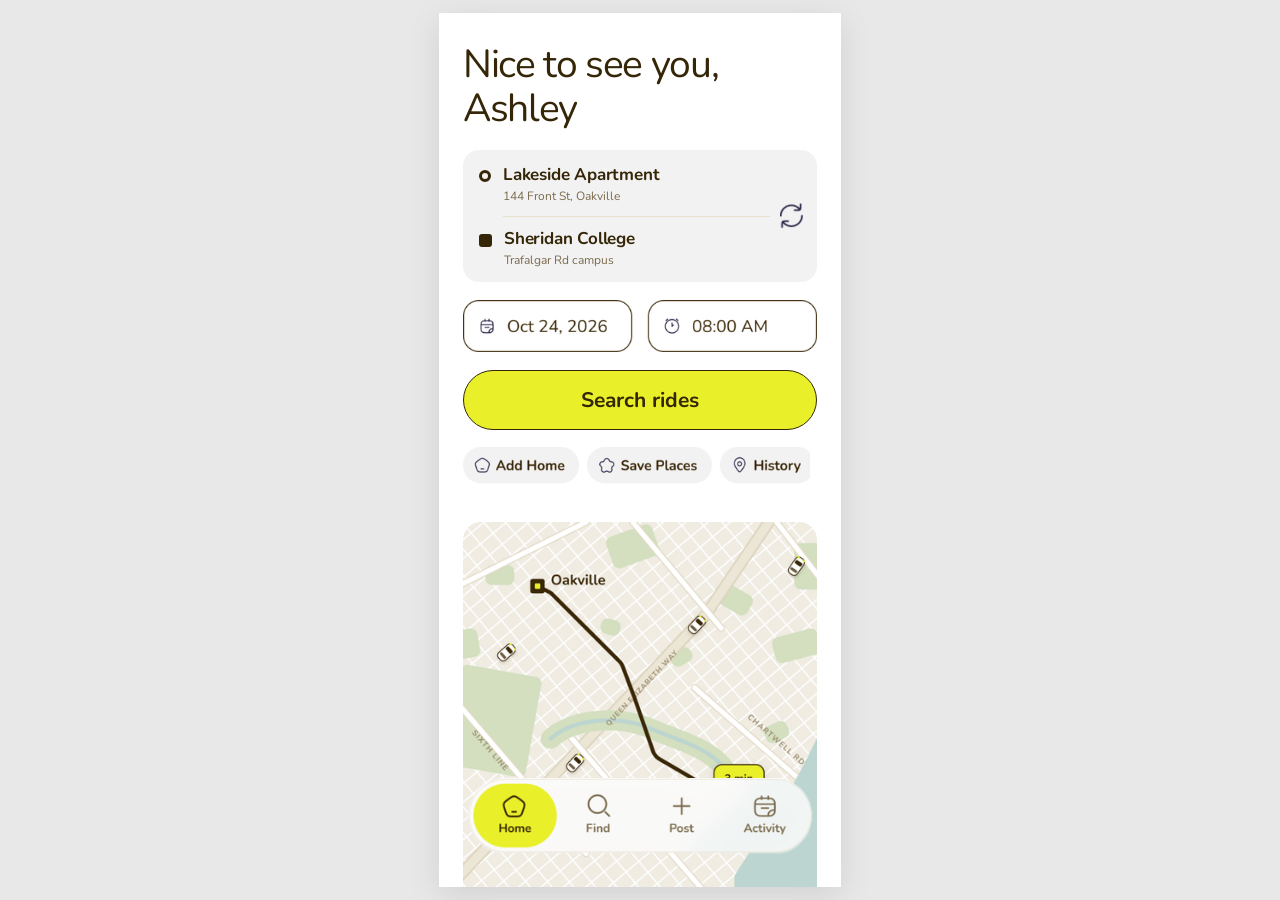
<file: HTML/index.html>
<!DOCTYPE html>
<html lang="en">
    <head>
        <meta charset="utf-8"/>
        <meta content="width=device-width, initial-scale=1.0" name="viewport"/>
        <title>Home</title>
        <link href="../CSS/style.css" rel="stylesheet"/>
        <script defer="" src="../JS/script.js"></script>
    </head>
    <body class="is-home">
        <div class="app-shell">
            <main class="home-page title" id="app-content">
                <h1 >Nice to see you,<br/>Ashley</h1>
                <section class="home-card">
                    <div class="row">
                        <span class="start"></span>
                        <div class="text">
                            <h2 class="fw700">Lakeside Apartment</h2>
                            <p>144 Front St, Oakville</p>
                        </div>
                    </div>
                    <div class="separator"></div>
                    <img class="decoration" src="../assets/change.png"/>
                    <div class="row">
                        <span class="end"></span>
                        <div class="text">
                            <h2 class="fw700">Sheridan College</h2>
                            <p>Trafalgar Rd campus</p>
                        </div>
                    </div>
                </section>
                <img class="date" src="../assets/date.png"/>
                <button class="search button" id="search-rides" type="button">Search rides</button>
                <img class="quick-actions" src="../assets/add home.png"/>
                <div label="Map preview" class="map">
                    <img class="map" src="../assets/map.png"/>
                </div>
            </main>

            <nav label="Main navigation" class="floating-nav">
                <img src="../assets/menu.png"/>
                <a label="Home" class="home-link" href="index.html"></a>
                <a label="Find rides" class="find-link" href="search.html"></a>
                <a label="Post a ride" class="post-link" href="post.html"></a>
                
            </nav>
        </div>
    </body>
</html>
</file>
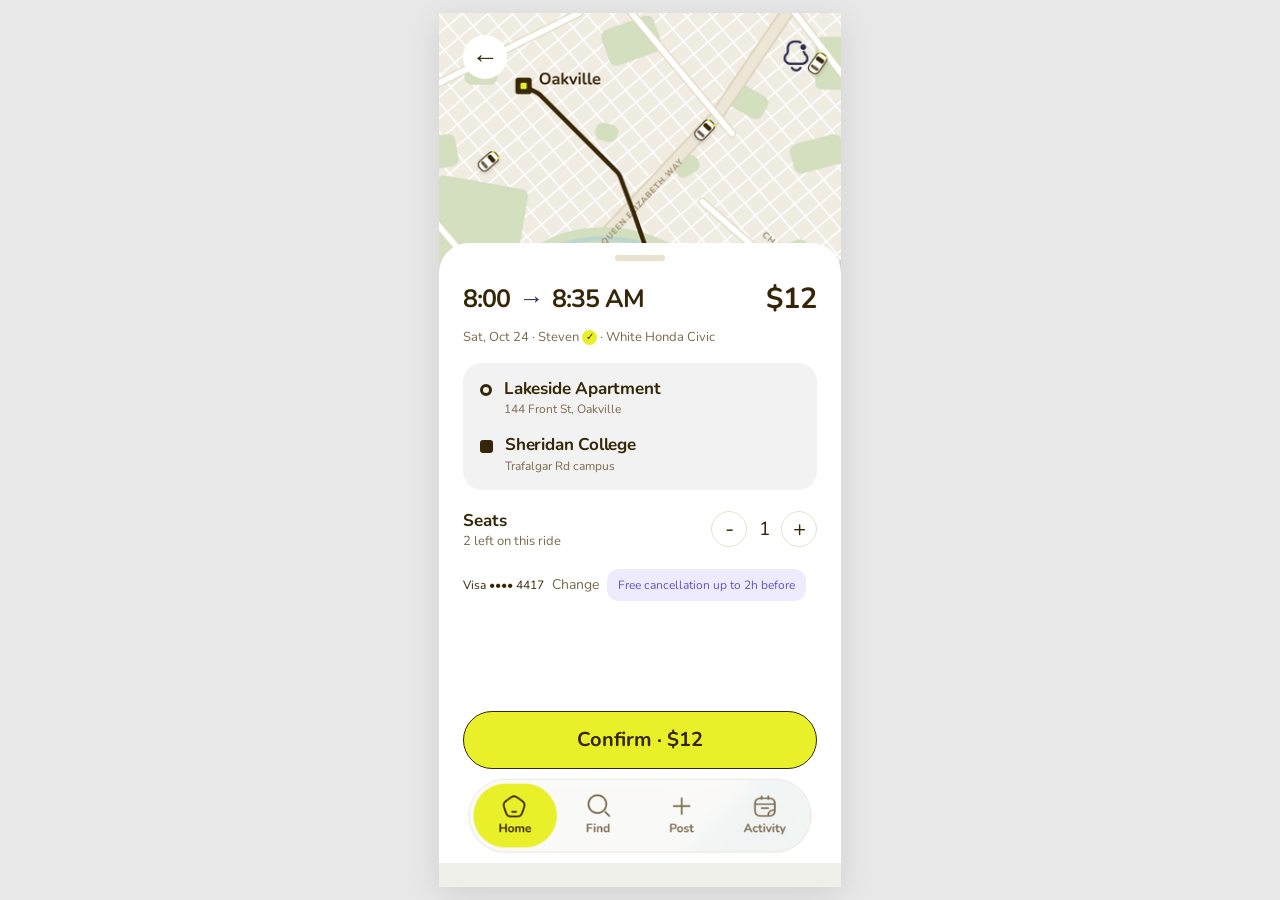
<file: HTML/confirm.html>
<!DOCTYPE html>
<html lang="en">
    <head>
        <meta charset="utf-8"/>
        <meta content="width=device-width, initial-scale=1.0" name="viewport"/>
        <title>Confirm trip</title>
        <link href="../CSS/style.css" rel="stylesheet"/>
        <script defer="" src="../JS/script.js"></script>
    </head>
    <body class="is-confirm">
        <div class="app-shell">
            <main class="confirm-page" id="app-content">
                <header class="confirm-header">
                    <a label="Go back" class="arrow1" href="search.html">←</a>
                    <img  class="bell" src="../assets/bell.png"/>
                </header>

                <section class="confirm-sheet">
                    <div class="sheet-handle"></div>
                    <div class="trip-heading">
                        <h1 class="fw700">8:00 <span class="trip-arrow">→</span> 8:35 AM</h1>
                        <strong class="trip-total">$12</strong>
                    </div>
                    <p class="trip-details">Sat, Oct 24 · Steven <span class="verified">✓</span> · White Honda Civic</p>
                    <section class="card1">
                        <div class="row">
                            <span class="start"></span>
                            <div class="text">
                                <h2 class="fw700">Lakeside Apartment</h2>
                                <p>144 Front St, Oakville</p>
                            </div>
                        </div>
                        <div class="row">
                            <span class="end"></span>
                            <div class="text">
                                <h2 class="fw700">Sheridan College</h2>
                                <p>Trafalgar Rd campus</p>
                            </div>
                        </div>
                    </section>
                    <div class="seats-row">
                        <div class="seats-text">
                            <h2 class="fw700">Seats</h2>
                            <p>2 left on this ride</p>
                        </div>
                        <div class="seat-counter">
                            <button label="Decrease seats" class="seat-circle" type="button">-</button>
                            <span class="seat-number">1</span>
                            <button label="Increase seats" class="seat-circle" type="button">+</button>
                        </div>
                    </div>
                    <div class="payment-row">
                        <span class="payment-card">Visa •••• 4417</span>
                        <span class="payment-change">Change</span>
                        <span class="cancel-pill">Free cancellation up to 2h before</span>
                    </div>
                    <button class="confirm-button" id="confirm-trip">Confirm · $12</button>
                </section>
            </main>

            <nav label="Main navigation" class="floating-nav">
                <img src="../assets/menu.png"/>
                <a label="Home" class="home-link" href="index.html"></a>
                <a label="Find rides" class="find-link" href="search.html"></a>
                <a label="Post a ride" class="post-link" href="post.html"></a>
                
            </nav>
        </div>
    </body>
</html>
</file>
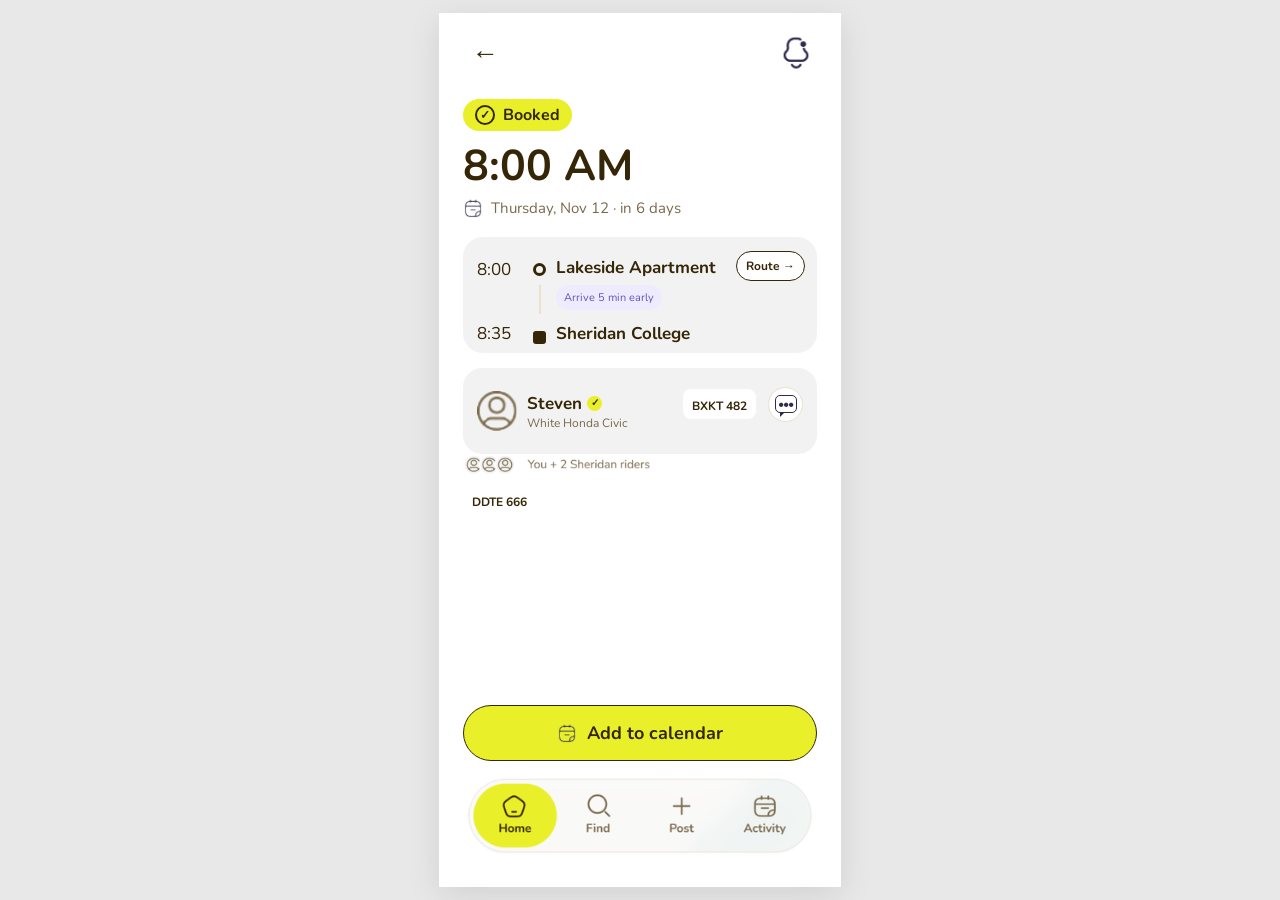
<file: HTML/details.html>
<!DOCTYPE html>
<html lang="en">
    <head>
        <meta charset="utf-8"/>
        <meta content="width=device-width, initial-scale=1.0" name="viewport"/>
        <title>Booking details</title>
        <link href="../CSS/style.css" rel="stylesheet"/>
        <script defer="" src="../JS/script.js"></script>
    </head>
    <body class="is-details">
        <div class="app-shell">
            <main class="details-page search-page" id="app-content">
                <header class="search-header">
                    <a label="Go back" class="arrow1" href="confirm.html">←</a>
                    <img class="bell" src="../assets/bell.png"/>
                </header>
                <div class="booked">
                    <span class="check">✓</span>
                    <span>Booked</span>
                </div>
                <h1 class="booking-time">8:00 AM</h1>
                <div class="booking-date">
                    <img class="calendar-icon-img" src="../assets/cad1.png"/>
                    <span>Thursday, Nov 12 · in 6 days</span>
                </div>

                <section class="route-card">
                    <div class="route-line"></div>
                    <div class="route-point">
                        <span class="route-time">8:00</span>
                        <span class="start"></span>
                        <div class="location-info">
                            <h2 class="fw700">Lakeside Apartment</h2>
                            <span class="arrival-note">Arrive 5 min early</span>
                        </div>
                    </div>
                    <div class="route-point destination-point">
                        <span class="route-time">8:35</span>
                        <span class="end"></span>
                        <div class="location-info">
                            <h2 class="fw700">Sheridan College</h2>
                        </div>
                    </div>
                    <span class="route-action">Route →</span>
                </section>

                <section class="driver-card">
                    <img class="driver-photo" src="../assets/ui2.png"/>
                    <div class="driver-info">
                        <div class="driver-name">Steven <span class="verified">✓</span></div>
                        <p>White Honda Civic</p>
                    </div>
                    <div class="plate-row">
                        <span class="license-plate-w">BXKT 482</span>
                        <span class="message-circle">
                        <span class="chat-symbol">•••</span>
                     </span>
                     
                    </div>
                    
                </section>

                <div><img class="riders" src="../assets/more riders.png"/></div>

<span class="license-plate-w">DDTE 666</span>

                <div class="booking-bottom">
                    <button class="calendar-action1" type="button"><img class="calendar-icon-img" src="../assets/cad1.png"/> <span class="fw700">Add to calendar</span></button>
                    <span class="cancel-booking">Cancel booking</span>
                </div>
            </main>

            <nav aria-label="Main navigation" class="floating-nav">
                <img src="../assets/menu.png"/>
                <a aria-label="Home" class="home-link" href="index.html"></a>
                <a aria-label="Find rides" class="find-link" href="search.html"></a>
                <a aria-label="Post a ride" class="post-link" href="post.html"></a>
                
            </nav>
        </div>
    </body>
</html>
</file>
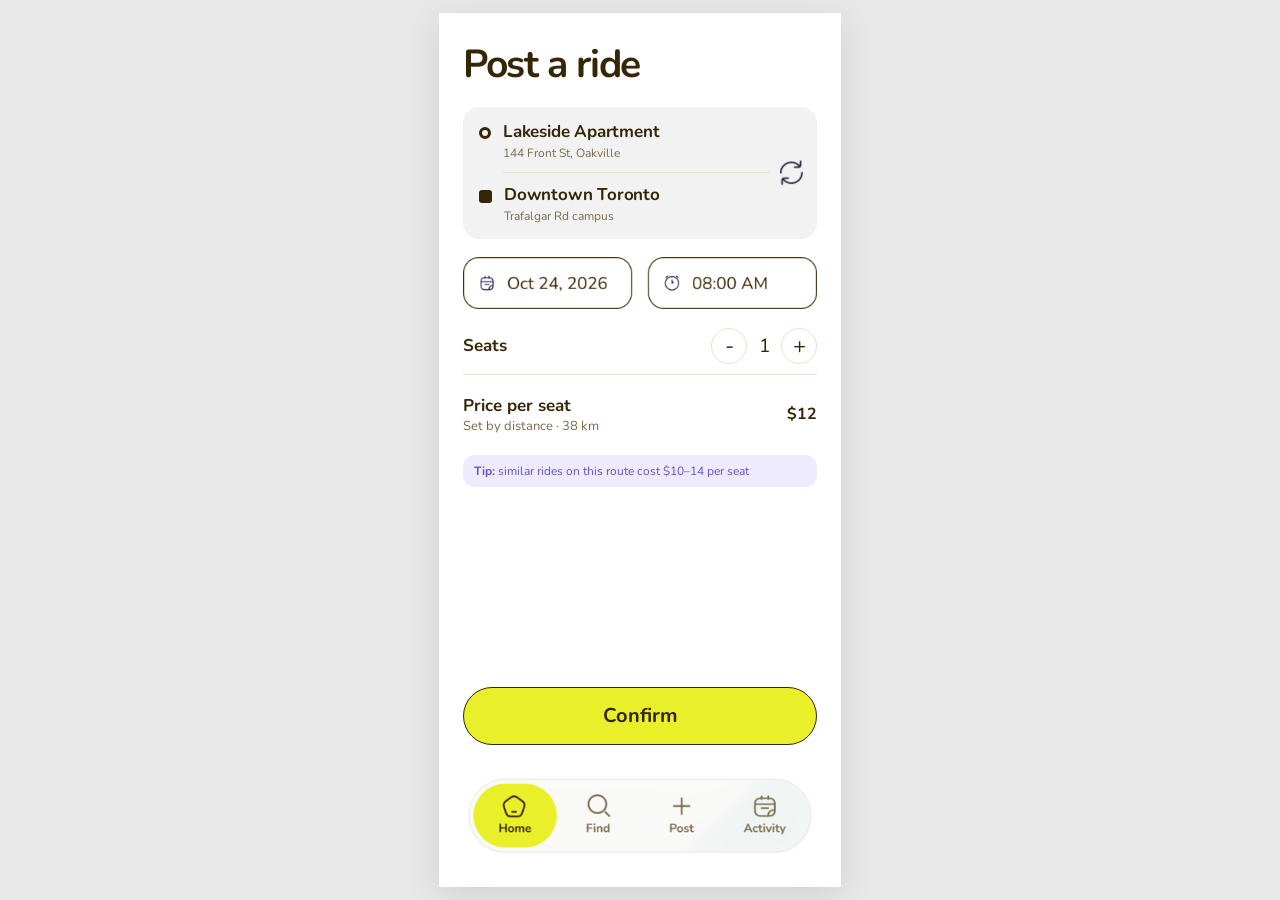
<file: HTML/post.html>
<!DOCTYPE html>
<html lang="en">
    <head>
        <meta charset="utf-8"/>
        <meta content="width=device-width, initial-scale=1.0" name="viewport"/>
        <title>Post a ride</title>
        <link href="../CSS/style.css" rel="stylesheet"/>
        <script defer="" src="../JS/script.js"></script>
    </head>
    <body class="is-home">
        <div class="app-shell">
            <main class="home-page title" id="app-content">
                <h1 class="fw700">Post a ride</h1>
                <section class="home-card">
                    <div class="row">
                        <span class="start"></span>
                        <div class="text">
                            <h2 class="fw700">Lakeside Apartment</h2>
                            <p>144 Front St, Oakville</p>
                        </div>
                    </div>
                    <div class="separator"></div>
                    <img class="decoration" src="../assets/change.png"/>
                    <div class="row">
                        <span class="end"></span>
                        <div class="text">
                            <h2 class="fw700">Downtown Toronto</h2>
                            <p>Trafalgar Rd campus</p>
                        </div>
                    </div>
                </section>
                <img class="date" src="../assets/date.png"/>

                <div class="seats-row">
                    <div class="seats-text">
                    <h2 class="fw700">Seats</h2>
                    </div>

                <div class="seat-counter">
                    <button label="Decrease seats" class="seat-circle" type="button">-</button>
                    <span class="seat-number">1</span>
                    <button label="Increase seats" class="seat-circle" type="button">+</button>
                </div>
            </div>

            <div class="seats-separator"></div>

            <div class="seats-row">
                        <div class="seats-text">
                            <h2 class="fw700">Price per seat</h2>
                            <p>Set by distance · 38 km</p>
                        </div>
                        <div class="price"><strong>$12</strong></div>
                              
            </div>
            <div><span class="cancel-pill1"><strong>Tip:</strong> similar rides on this route cost $10–14 per seat</span>

             <button class="confirm-button1" id="confirm-trip1">Confirm</button>           
                        

            
                        
                
            </main>
            
            
             

            <nav label="Main navigation" class="floating-nav">
                <img src="../assets/menu.png"/>
                <a label="Home" class="home-link" href="index.html"></a>
                <a label="Find rides" class="find-link" href="search.html"></a>
                <a label="Post a ride" class="post-link" href="post.html"></a>
                
            </nav>
        </div>
        
       
    </body>
</html>
</file>
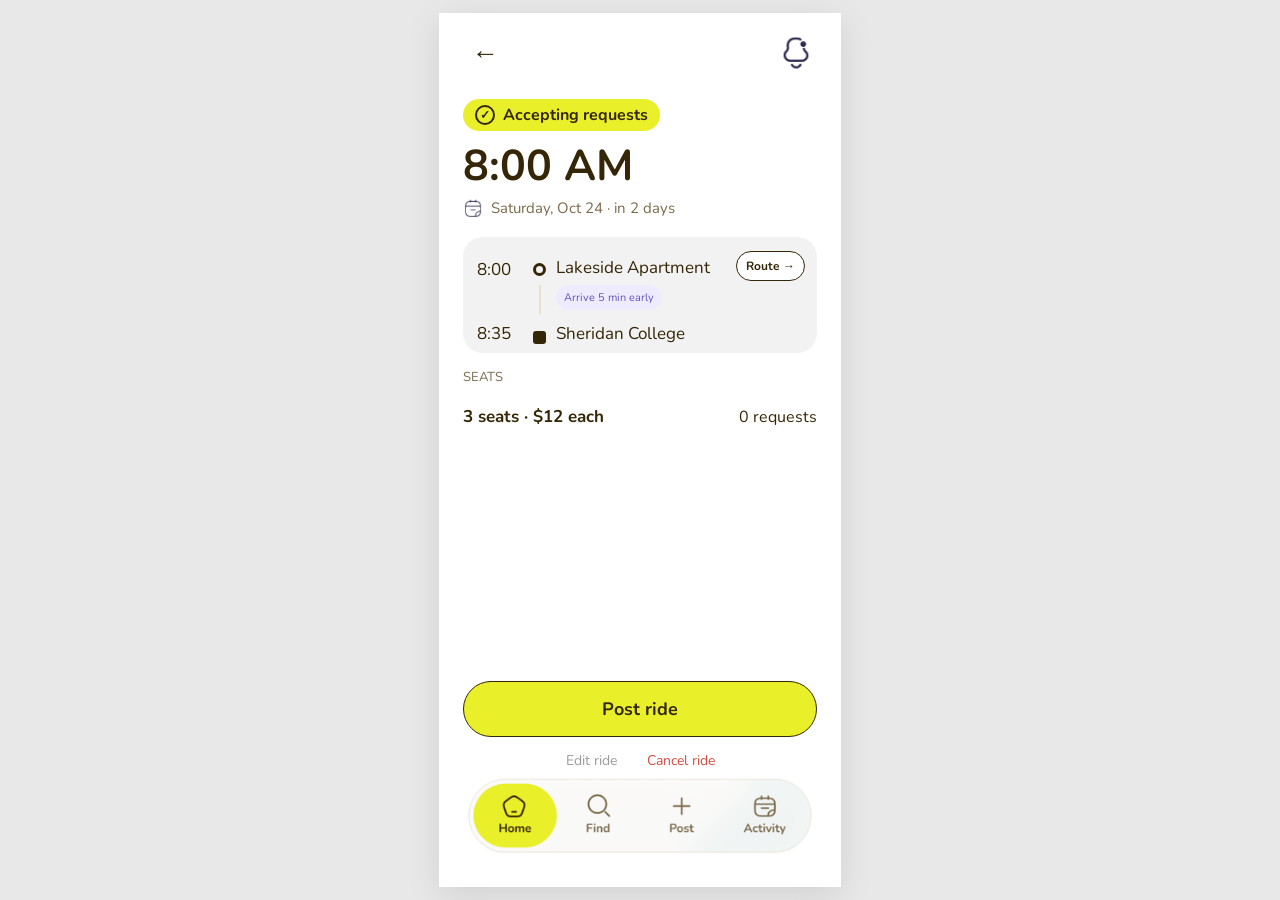
<file: HTML/postdetails.html>
<!DOCTYPE html>
<html lang="en">
    <head>
        <meta charset="utf-8"/>
        <meta content="width=device-width, initial-scale=1.0" name="viewport"/>
        <title>Post details</title>
        <link href="../CSS/style.css" rel="stylesheet"/>
        <script defer="" src="../JS/script.js"></script>
    </head>
    <body>
        <body class="is-details">
        <div class="app-shell">
            <main class="details-page search-page" id="app-content">
                <header class="search-header">
                    <a label="Go back" class="arrow1" href="confirm.html">←</a>
                    <img class="bell" src="../assets/bell.png"/>
                </header>
                <div class="booked">
                    <span class="check">✓</span>
                    <span>Accepting requests</span>
                </div>
                <h1 class="booking-time">8:00 AM</h1>
                <div class="booking-date">
                    <img class="calendar-icon-img" src="../assets/cad1.png"/>
                    <span>Saturday, Oct 24 · in 2 days</span>
                </div>

                <section class="route-card">
                    <div class="route-line"></div>
                    <div class="route-point">
                        <span class="route-time">8:00</span>
                        <span class="start"></span>
                        <div class="location-info">
                            <h2 Accepting requests>Lakeside Apartment</h2>
                            <span class="arrival-note">Arrive 5 min early</span>
                        </div>
                    </div>
                    <div class="route-point destination-point">
                        <span class="route-time">8:35</span>
                        <span class="end"></span>
                        <div class="location-info">
                            <h2 Accepting requests>Sheridan College</h2>
                        </div>
                    </div>
                    <span class="route-action">Route →</span>
                </section>

                <div class="seats-text">
                            <p>SEATS</p>
                        </div>
                
                <div class="seats-row">
                        <div class="seats-text">
                            <h2 class="fw700">3 seats · $12 each</h2>
                        </div>
                        <div class="price">0 requests</div>
                              
            </div>
            
            <div class="booking-bottom">
                    <button class="calendar-action" id="post-ride" type="button"><span class="fw700">Post ride</span></button>
                    <div class="booking-actions">
                        <span class="edit-booking">Edit ride</span>
                        <span class="cancel-booking">Cancel ride</span>
                    </div>
                </div>    
                

        <nav label="Main navigation" class="floating-nav">
                <img src="../assets/menu.png"/>
                <a label="Home" class="home-link" href="index.html"></a>
                <a label="Find rides" class="find-link" href="search.html"></a>
                <a label="Post a ride" class="post-link" href="post.html"></a>
                
            </nav>


    </body>
 </html>
</file>
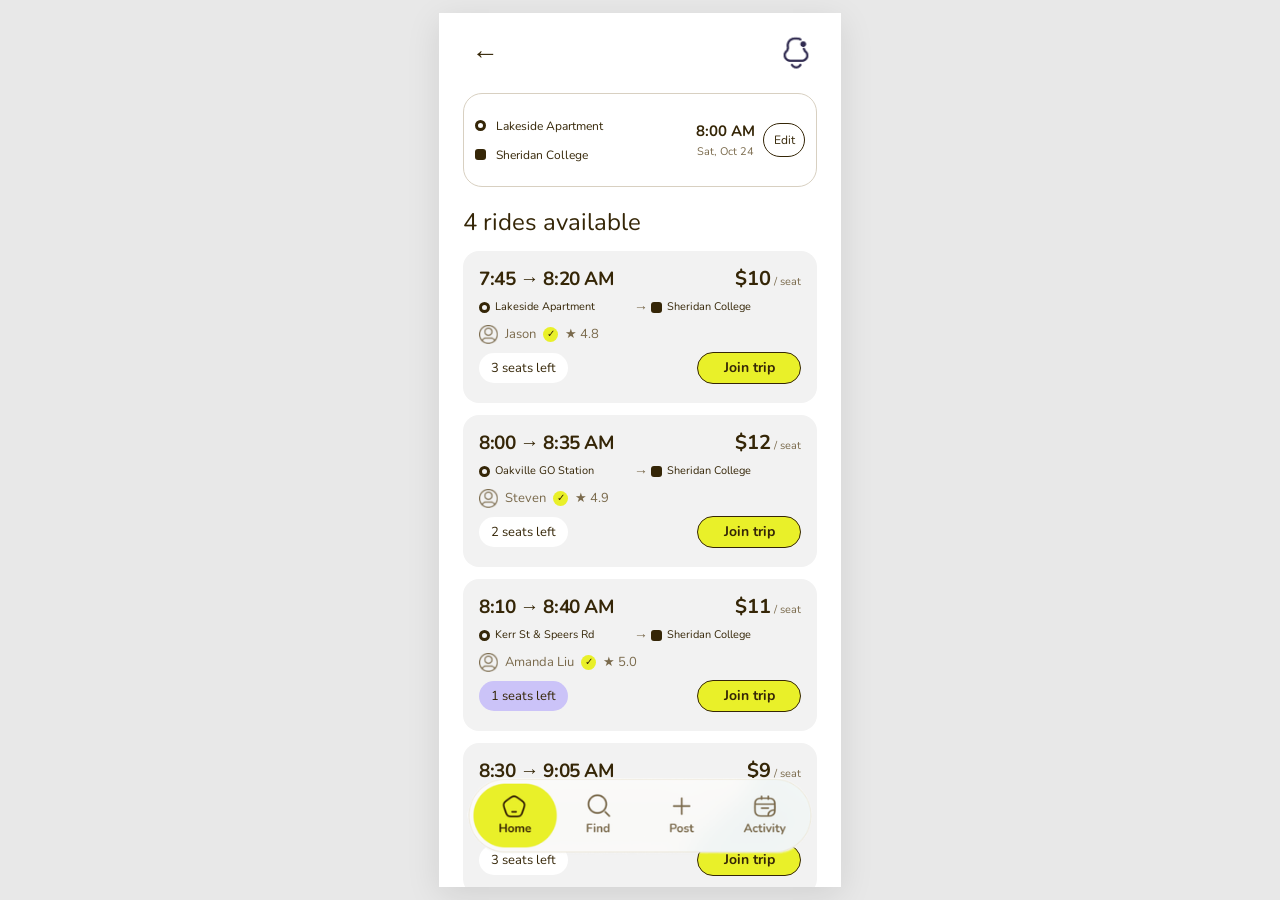
<file: HTML/search.html>
<!DOCTYPE html>
<html lang="en">
    <head>
        <meta charset="utf-8"/>
        <meta content="width=device-width, initial-scale=1.0" name="viewport"/>
        <title>Search rides</title>
        <link href="../CSS/style.css" rel="stylesheet"/>
        <script defer="" src="../JS/script.js"></script>
    </head>
    <body class="is-search">
        <div class="app-shell">
            <main class="search-page" id="app-content">
                <header class="search-header">
                    <a label="Go back" class="arrow1" href="index.html">←</a>
                    <img class="bell" src="../assets/bell.png"/>
                </header>

                <section class="search-summary">
                    <div class="search-locations">
                        <div class="search-location">
                            <span class="start"></span>
                            <span>Lakeside Apartment</span>
                        </div>
                        <div class="search-location">
                            <span class="end"></span>
                            <span>Sheridan College</span>
                        </div>
                    </div>
                    <div class="search-date">
                        <strong>8:00 AM</strong>
                        <span>Sat, Oct 24</span>
                    </div>
                    <span class="edit-button">Edit</span>
                </section>
                <h1 class="results">4 rides available</h1>
                <section class="ride-card">
                    <div class="top">
                        <h2 class="fw700">7:45 → 8:20 AM</h2>
                        <div class="price"><strong>$10</strong><span>/ seat</span></div>
                    </div>
                    <div class="route">
                        <span class="start"></span>
                        <span>Lakeside Apartment</span>
                        <span class="route-arrow">→</span>
                        <span class="end"></span>
                        <span>Sheridan College</span>
                    </div>
                    <div class="driver-row">
                        <span class="driver-icon"><img src="../assets/ui2.png"/></span>
                        <span>Jason</span>
                        <span class="verified">✓</span>
                        <span class="rating">★ 4.8</span>
                    </div>
                    <div class="bottom">
                        <span class="seats">3 seats left</span>
                        <span class="join-button">Join trip</span>
                    </div>
                </section>

                <section class="ride-card">
                    <div class="top">
                        <h2 class="fw700">8:00 → 8:35 AM</h2>
                        <div class="price"><strong>$12</strong><span>/ seat</span></div>
                    </div>
                    <div class="route">
                        <span class="start"></span>
                        <span>Oakville GO Station</span>
                        <span class="route-arrow">→</span>
                        <span class="end"></span>
                        <span>Sheridan College</span>
                    </div>
                    <div class="driver-row">
                        <span class="driver-icon"><img src="../assets/ui2.png"/></span>
                        <span>Steven</span>
                        <span class="verified">✓</span>
                        <span class="rating">★ 4.9</span>
                    </div>
                    <div class="bottom">
                        <span class="seats">2 seats left</span>
                        <button class="join-button" id="Trip" type="button">Join trip</button>
                    </div>
                </section>

                <section class="ride-card">
                    <div class="top">
                        <h2 class="fw700">8:10 → 8:40 AM</h2>
                        <div class="price"><strong>$11</strong><span>/ seat</span></div>
                    </div>
                    <div class="route">
                        <span class="start"></span>
                        <span>Kerr St & Speers Rd</span>
                        <span class="route-arrow">→</span>
                        <span class="end"></span>
                        <span>Sheridan College</span>
                    </div>
                    <div class="driver-row">
                        <span class="driver-icon"><img src="../assets/ui2.png"/></span>
                        <span>Amanda Liu</span>
                        <span class="verified">✓</span>
                        <span class="rating">★ 5.0</span>
                    </div>
                    <div class="bottom">
                        <span class="seats-purple">1 seats left</span>
                        <span class="join-button">Join trip</span>
                    </div>
                </section>

                <section class="ride-card">
                    <div class="top">
                        <h2 class="fw700">8:30 → 9:05 AM</h2>
                        <div class="price"><strong>$9</strong><span>/ seat</span></div>
                    </div>
                    <div class="route">
                        <span class="start"></span>
                        <span>Bronte Village</span>
                        <span class="route-arrow">→</span>
                        <span class="end"></span>
                        <span>Sheridan College</span>
                    </div>
                    <div class="driver-row">
                        <span class="driver-icon"><img src="../assets/ui2.png"/></span>
                        <span>Mande</span>
                        <span class="verified">✓</span>
                        <span class="rating">★ 4.6</span>
                    </div>
                    <div class="bottom">
                        <span class="seats">3 seats left</span>
                        <span class="join-button">Join trip</span>
                    </div>
                </section>
            </main>

            <nav label="Main navigation" class="floating-nav">
                <img src="../assets/menu.png"/>
                <a label="Home" class="home-link" href="index.html"></a>
                <a label="Find rides" class="find-link" href="search.html"></a>
                <a label="Post a ride" class="post-link" href="post.html"></a>
                
            </nav>
        </div>
    </body>
</html>
</file>
<file: CSS/style.css>
@import url('https://fonts.googleapis.com/css2?family=Nunito:wght@400;500;600;700;800;900&display=swap');

:root {
  --ink: #352607;
  --brown: #7a6a4c;
  --light: #f2f2f2;
  --yellow: #e9f029;
  --line: #E8E1CC;
  --purple: #efebff;
  --screen-width: 402px;
  --screen-height: 874px;
  --gutter: 24px;
}
h1, h2,h3,h4,h5,h6,p{
  font-weight: 400;
}
.fw700{
  font-weight:700;
}

* { box-sizing: border-box;}
html { scroll-behavior: smooth; }
body {
  min-width: 280px;
  min-height: 100vh;
  margin: 0;
  display: grid;
  place-items: center;
  background: #e8e8e8;
  color: var(--ink);
  font-family: 'Nunito', Arial, sans-serif;
  
}

button, input, select, textarea { font: inherit; }
button { cursor: pointer; }
.app-shell {
  width: min(100%, var(--screen-width));
  height: min(var(--screen-height), 100dvh);
  position: relative;
  isolation: isolate;
  overflow: hidden;
  background: #fff;
  box-shadow: 0 8px 32px rgba(0,0,0,.1);
}

.app-shell > main {
  width: 100%;
  height: 100%;
  min-width: 0;
  overflow-y: auto;
  overflow-x: hidden;
  scrollbar-width: none;
  overscroll-behavior-y: contain;
  padding-bottom: 135px;
}
.app-shell > main::-webkit-scrollbar { display: none; }


.floating-nav {
  position: absolute;
  bottom: 8px;
  left: 50%;
  width: min(390px, calc(100% - 12px));
  transform: translateX(-50%);
  z-index: 15;
}
.floating-nav img { display: block; width: 100%; height: auto; }
.floating-nav a { position: absolute; top: 15%; height: 65%; display: block; }
.home-link { left: 7%; width: 22%; }
.find-link { left: 29%; width: 22%; }
.post-link { left: 51%; width: 20%; }



.start, .end { 
  display: block; 
  flex: 0 0 auto; }
.start { 
  width: 12px; 
  height: 12px; 
  border: 3px solid var(--ink); 
  border-radius: 50%; 
  background: transparent; }
.end { 
  width: 13px; 
  height: 13px; 
  border-radius: 3px; 
  background: var(--ink); }
.row { 
  display: flex; 
  align-items: flex-start; 
  gap: 12px; }
.row .start, .row .end { margin-top: 6px; }
.text { min-width: 0; }
.text h2 { 
  margin: 0; 
  font-size: 17px; 
  line-height: 1.35; 
  letter-spacing: -.2px; }
.text p { 
  margin: 2px 0 0; 
  font-size: 12px; 
  line-height: 1.3; 
  color: var(--brown); }

.home-card {
  width: 100%;
  height: 132px;
  position: relative;
  display: flex;
  flex-direction: column;
  justify-content: space-between;
  padding: 14px 16px;
  gap: 8px;
  border-radius: 16px;
  background: var(--light);
  transform: rotate(0deg);
  opacity: 1;
}
.home-card .separator { 
  height: 1px;
  margin-left: 24px; 
  width: calc(100% - 55px); 
  background: var(--line); }

.seats-separator { 
  height: 1px;
  margin-top: 10px; 
  width: 354px; 
  background: var(--line); }

.home-card .decoration { 
  width: 25px; 
  height: 25px; 
  object-fit: contain; 
  position: absolute; 
  right: 13px; 
  top: 50%; 
  transform: translateY(-50%); 
  mix-blend-mode: multiply; }


.home-page, .post-page { padding: 30px var(--gutter) 145px; }

.home-page > h1, .post-page > h1 {
  margin: 0 0 20px;
  font-size: 39px;
  line-height: 1.12;
  letter-spacing: -.035em;
}
.home-page .date { display: block; width: 100%; height: auto; margin-top: 18px; }

.search.button {
  width: 100%; height: 60px; margin-top: 18px;
  display: flex; justify-content: center; align-items: center;
  padding: 0; border: 1.7px solid var(--ink); border-radius: 999px;
  background: var(--yellow); color: var(--ink);
  font-size: 21px; 
  font-weight:700;
}
.search.button:hover, .join-button:hover, .confirm-button:hover, .calendar-action:hover { filter: brightness(.98); }
.home-page .quick-actions { display: block; width: 100%; height: auto; margin-top: 17px; }
.home-page .map { width: 100%; height: auto; margin-top: 18px; overflow: hidden; border-radius: 18px; }
.home-page .map img { width: 100%; height: auto; display: block; }


.search-header, .confirm-header { 
  display: flex; 
  align-items: center; 
  justify-content: space-between; }
.search-header { 
  height: 56px; 
  margin-bottom: 12px; }
.arrow1 { width: 44px; height: 44px; display: grid; place-items: center; flex: 0 0 auto; border-radius: 50%; background: #fff; color: var(--ink); font-size: 27px; line-height: 1; text-decoration: none; }
.bell { width: 43px; height: 43px; object-fit: contain; }


.search-page { padding: 12px var(--gutter) 140px; }

.search-summary {
  display: flex; align-items: center; gap: 8px;
  width: 100%; min-height: 94px; padding: 12px 11px;
  border: 1.5px solid #d8d0c1; border-radius: 19px;
}
.search-locations { display: flex; flex: 1; min-width: 0; flex-direction: column; gap: 13px; }
.search-location { display: flex; align-items: center; gap: 10px; font-size: 12px; white-space: nowrap;  }
.search-location .start, .search-location .end { flex-basis: 11px; width: 11px; height: 11px; }
.search-date { display: flex; flex-direction: column; align-items: center; white-space: nowrap; gap: 3px; }
.search-date strong { font-size: 15px;  }
.search-date span { font-size: 11px; color: var(--brown); }
.edit-button { width: 42px; height: 34px; display: grid; place-items: center; flex: 0 0 auto; border: 1px solid var(--ink); border-radius: 999px; font-size: 12px;}
.results { margin: 21px 0 14px; font-size: 24px; line-height: 1.2;  }
.ride-card {
  width: 100%; height: 152px;
  margin: 0 0 12px; padding: 16px; border-radius: 16px;
  display: grid; grid-template-rows: 24px 18px 19px 32px; gap: 8px;
  background: var(--light); transform: rotate(0deg); opacity: 1;
}
.ride-card .top { min-width: 0; display: flex; align-items: center; justify-content: space-between; gap: 6px; }
.ride-card .top h2 { margin: 0; font-size: 19px; line-height: 24px; white-space: nowrap;  letter-spacing: -.02em; }
.ride-card .price { display: flex; align-items: baseline; gap: 3px; flex: 0 0 auto; white-space: nowrap; }
.ride-card .price strong { font-size: 20px; line-height: 1.1;}
.ride-card .price span { color: var(--brown); font-size: 11px; }
.ride-card .route {
  min-width: 0; margin: 0; display: grid;
  grid-template-columns: 11px minmax(0,1fr) 12px 11px minmax(0,1fr);
  align-items: center; column-gap: 5px;
  font-size: 11px; line-height: 1.15;
}
.ride-card .route .start, .ride-card .route .end { width: 11px; height: 11px; margin: 0; }
.ride-card .route-arrow { color: var(--brown); font-size: 14px; }
.ride-card .driver-row { display: flex; align-items: center; gap: 7px; min-width: 0; color: var(--brown); font-size: 13px; }
.driver-icon { display: block; width: 19px; height: 19px; flex: 0 0 19px; }
.driver-icon img { display: block; width: 100%; height: 100%; object-fit: contain; }
.verified { display: inline-flex; align-items: center; justify-content: center; flex: 0 0 auto; width: 15px; height: 15px; border-radius: 50%; background: var(--yellow); color: var(--ink); font-size: 10px;  }
.ride-card .bottom { display: flex; align-items: center; justify-content: space-between; }
.seats, .seats-purple { min-height: 30px; display: inline-flex; align-items: center; padding: 4px 12px; background: #fff; border-radius: 999px; white-space: nowrap; font-size: 13px;  }
.seats-purple { background: #cbc3f8; }
.join-button { width: 104px; height: 32px; padding: 0; display: inline-flex; align-items: center; justify-content: center; border: 1.6px solid var(--ink); border-radius: 999px; background: var(--yellow); color: var(--ink); font-size: 14px;  text-decoration: none; font-weight:700;}


.confirm-page { padding: 0 0 145px; background: #f0f0eb url('../assets/map.png') center top / 100% auto no-repeat; }
.confirm-header { height: 230px; padding: 22px var(--gutter) 0; align-items: flex-start; }
.confirm-sheet { position: relative; min-height: 620px; padding: 12px var(--gutter) 40px; border-radius: 30px 30px 0 0; background: #fff; }
.sheet-handle { width: 50px; height: 6px; margin: 0 auto 18px; border-radius: 999px; background: #e8e2cd; }
.trip-heading { display: flex; align-items: center; justify-content: space-between; gap: 8px; }
.trip-heading h1 { margin: 0; font-size: 25px; line-height: 1.2; letter-spacing: -.04em; white-space: nowrap;  }
.trip-arrow { padding: 0 3px; color: #32304e; font-weight:700; }
.trip-total { font-size: 29px;  }
.trip-details { margin: 10px 0 15px; font-size: 13px; line-height: 1.5; color: var(--brown); 
}
.trip-details .verified { vertical-align: middle; }
.card1 { padding: 15px 17px; border-radius: 19px; background: var(--light); }
.card1 .row + .row { margin-top: 16px; }
.card1 .text h2 { font-size: 17px; }
.card1 .text p { font-size: 12px; }
.seats-row { display: flex; align-items: center; justify-content: space-between; gap: 8px; margin-top: 19px; 
}
.seats-text h2 { margin: 0; font-size: 17px;  }
.seats-text p { margin: 0; font-size: 13px; color: var(--brown); }
.seat-counter { display: flex; align-items: center; gap: 10px; }
.seat-circle { width: 36px; height: 36px; padding: 0; display: grid; place-items: center; border: 1px solid var(--line); border-radius: 50%; background: #fff; color: var(--ink); font-size: 22px; }
.seat-number { min-width: 14px; text-align: center; font-size: 19px; }
.payment-row {display: flex;margin-top: 19px;align-items: center;gap: 8px;flex-wrap: nowrap;
}
.payment-card {font-size: 12px;}
.payment-change {color: var(--brown);font-size: 14px;}
.cancel-pill {flex: 0 1 auto;padding: 8px 11px;background: var(--purple);border-radius: 12px;color: #6552bf;font-size: 12px;
}
.confirm-button1 { width: 100%; height: 58px; margin-top: 200px; border: 1.7px solid var(--ink); border-radius: 999px; background: var(--yellow); color: var(--ink); font-size: 20px; font-weight:700; }
.confirm-button { width: 100%; height: 58px; margin-top: 110px; border: 1.7px solid var(--ink); border-radius: 999px; background: var(--yellow); color: var(--ink); font-size: 20px; font-weight:700; }



.details-page .booked { display: inline-flex; align-items: center; gap: 8px; margin-top: 6px; padding: 5px 12px; background: var(--yellow); border-radius: 999px; font-size: 16px; font-weight:700; }
.details-page .check { width: 20px; height: 20px; display: grid; place-items: center; border: 2px solid var(--ink); border-radius: 50%; font-size: 12px; }
.booking-time { margin: 12px 0 8px; font-size: 43px; line-height: 1.1; font-weight:700; }
.booking-date { margin-bottom: 19px; display: flex; align-items: center; gap: 8px; font-size: 15px; color: var(--brown); }
.calendar-icon-img { width: 20px; height: 20px; object-fit: contain; }
.route-card { position: relative; height: 116px; padding: 20px 14px; margin-bottom: 15px; border-radius: 20px; background: var(--light); }
.route-point { position: relative; display: grid; grid-template-columns: 47px 14px minmax(0,1fr); align-items: start; gap: 9px; min-height: 99px; }
.route-point.destination-point { min-height: 20px; align-items: center; margin-top: -35px; }
.route-time { font-size: 17px;   line-height: 1.5; }
.route-point .start, .route-point .end { position: relative; z-index: 1; margin-top: 6px; width: 13px; height: 13px; background: var(--light); }
.route-point .end { background: var(--ink); }
.route-line { position: absolute; left: 76px; top: 48px; bottom: 39px; width: 2px; background: var(--line); }
.location-info h2 { margin: 0; font-size: 17px; line-height: 1.3; }
.arrival-note { display: inline-block; margin-top: 6px; padding: 5px 8px; border-radius: 999px; background: var(--purple); color: #6552bf; font-size: 11px; }
.route-action { position: absolute; margin-bottom: 60px; right: 12px; bottom: 12px; padding: 6px 9px; border: 1px solid var(--ink); border-radius: 999px; background: #fff; font-size: 12px; font-weight:700; }
.driver-card { min-height: 86px; padding: 14px; display: grid; grid-template-columns: 40px minmax(0,1fr) auto; grid-template-rows: auto auto; align-items: center; column-gap: 10px; border-radius: 19px; background: var(--light); }
.driver-photo { width: 40px; height: 40px; object-fit: contain; grid-column: 1; grid-row: 1/3; }
.driver-info { min-width: 0; grid-column: 2; grid-row: 1/3; }
.driver-name { display: flex; align-items: center; gap: 5px; font-size: 17px; font-weight:700; }
.driver-info p { margin: 0; color: var(--brown); font-size: 12px; }
.plate-row {display: flex;align-items: center;gap: 12px;flex-wrap: nowrap;
}

.license-plate-w{
  height:30px;
  border-radius: 8px;
  background-color: rgb(255, 255, 255);
  padding:9px;
  font-size: 12px; 
  font-weight:700;
}
.license-plate { grid-column: 3; grid-row: 1; white-space: nowrap; padding: 4px 5px; border: 1px solid var(--line); border-radius: 8px; background: #fff; font-size: 12px; font-weight:700;}
.message-circle { grid-column: 3; grid-row: 2; justify-self: end; width: 35px; height: 35px; display: grid; place-items: center; border: 1px solid var(--line); border-radius: 50%; background: #fff; }
.chat-symbol { position: relative; width: 22px; height: 18px; display: grid; place-items: center; border: 1.5px solid #302b4e; border-radius: 5px; color: #302b4e; font-size: 12px; line-height: 1; letter-spacing: -1px; }
.chat-symbol::after { content: ''; position: absolute; left: 4px; bottom: -5px; border-top: 5px solid #302b4e; border-right: 5px solid transparent; }
.booking-bottom { margin-top: 23px; display: flex; flex-direction: column; align-items: center; gap: 14px; }
.calendar-action1 { display: flex; justify-content: center; align-items: center; gap: 10px; width: 100%; height: 56px; margin-top: 170px; border: 1.7px solid var(--ink); border-radius: 999px; background: var(--yellow); color: var(--ink); font-size: 18px;  }
.calendar-action { display: flex; justify-content: center; align-items: center; gap: 10px; width: 100%; height: 56px; margin-top: 230px; border: 1.7px solid var(--ink); border-radius: 999px; background: var(--yellow); color: var(--ink); font-size: 18px; }
.cancel-booking { color: #d44b3f; font-size: 14px; }
.edit-booking { color: #9b9b9b; font-size: 14px; }
.booking-actions {
    display: flex;
    justify-content: center;
    align-items: center;
    gap: 30px;
    width: 100%;
}


.riders{height:30px;}

.cancel-pill1 {
    display: inline-block;
    width: 354px;
    height: auto;
    margin-top: 20px;
    padding: 8px 11px;
    background: var(--purple);
    border-radius: 12px;
    color: #6552bf;
    font-size: 12px;
  }


@media (max-width: 401px) {
  :root { --gutter: 18px; }
  .home-page > h1, .post-page > h1 { font-size: clamp(32px, 9.7vw, 39px); }
  .search-location { font-size: 11px; }
  .ride-card .top h2 { font-size: clamp(16px, 4.8vw, 19px); }
  .ride-card .route { font-size: 10px; }
  .trip-heading h1 { font-size: clamp(20px, 6vw, 25px); }
  .trip-total { font-size: 26px; }
}
@media (max-height: 680px) {
  .floating-nav { bottom: 3px; }
  .app-shell > main { padding-bottom: 118px; }
}
</file>
